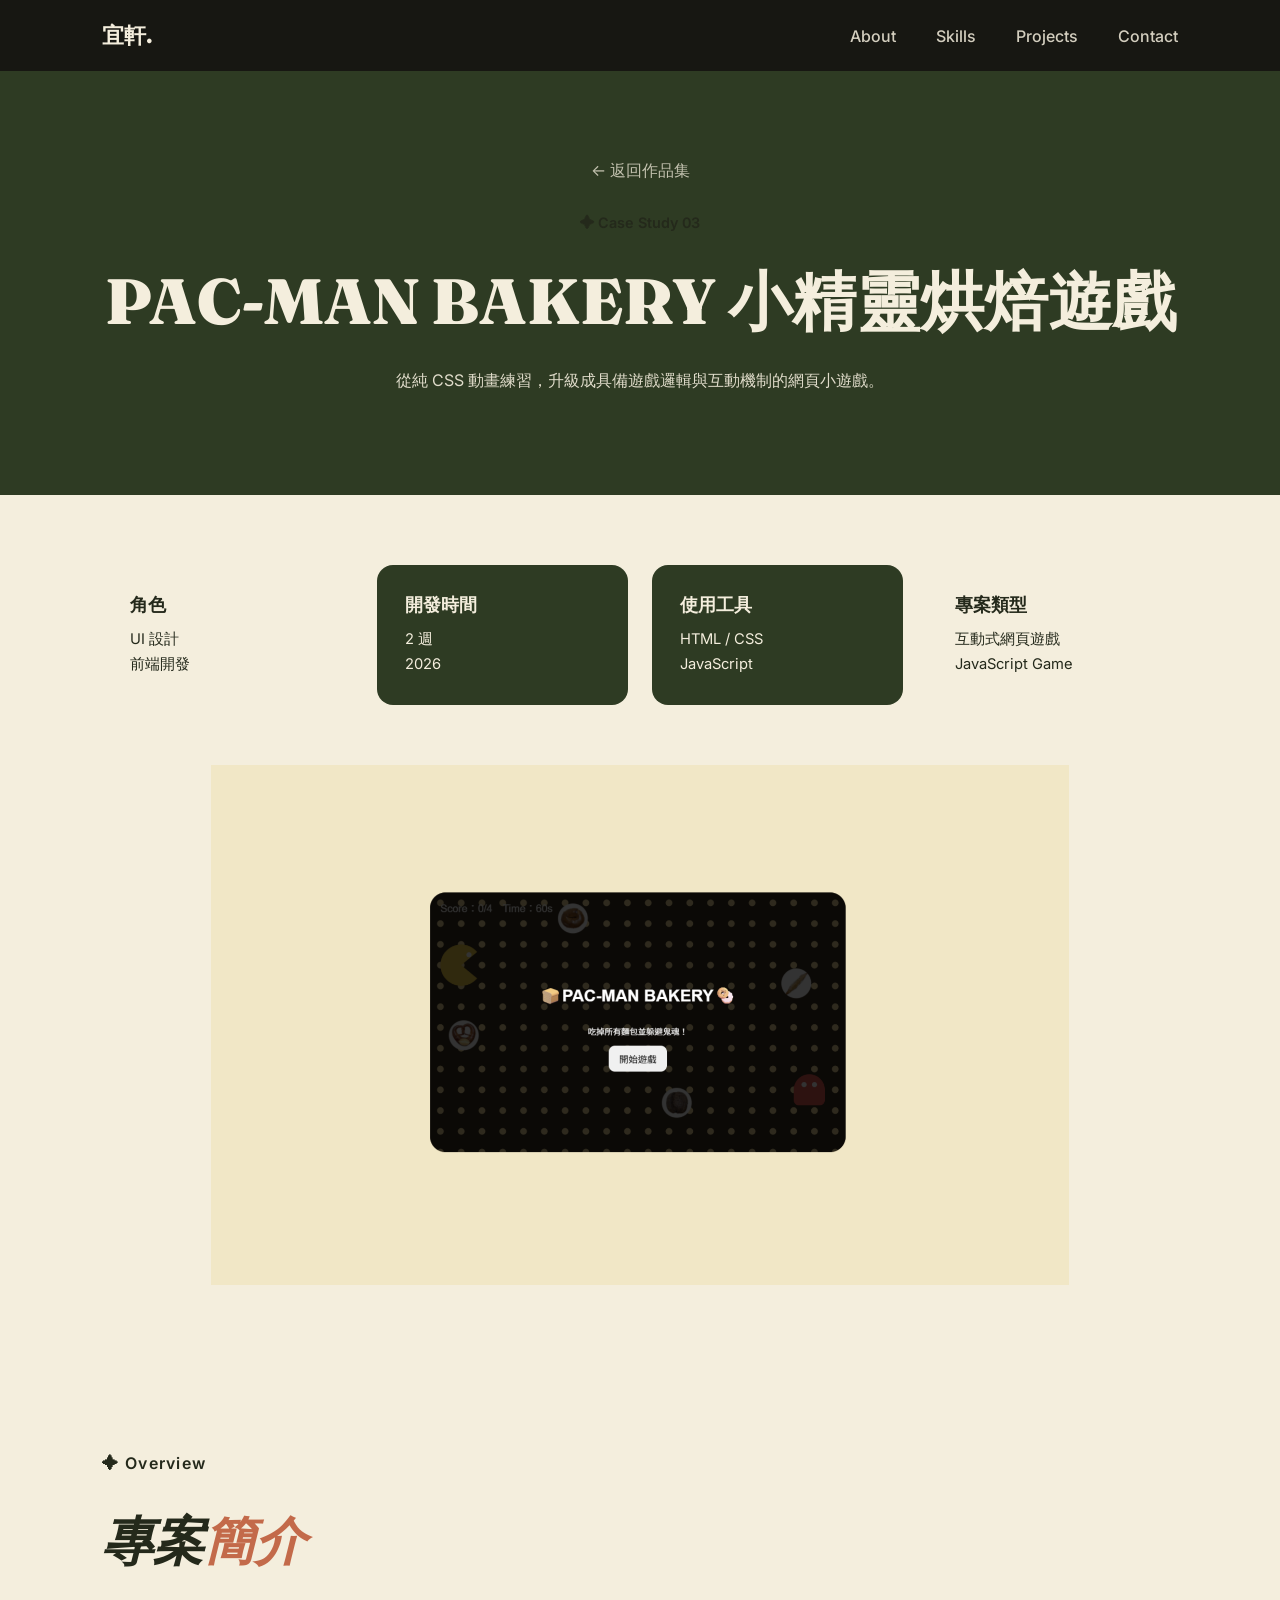
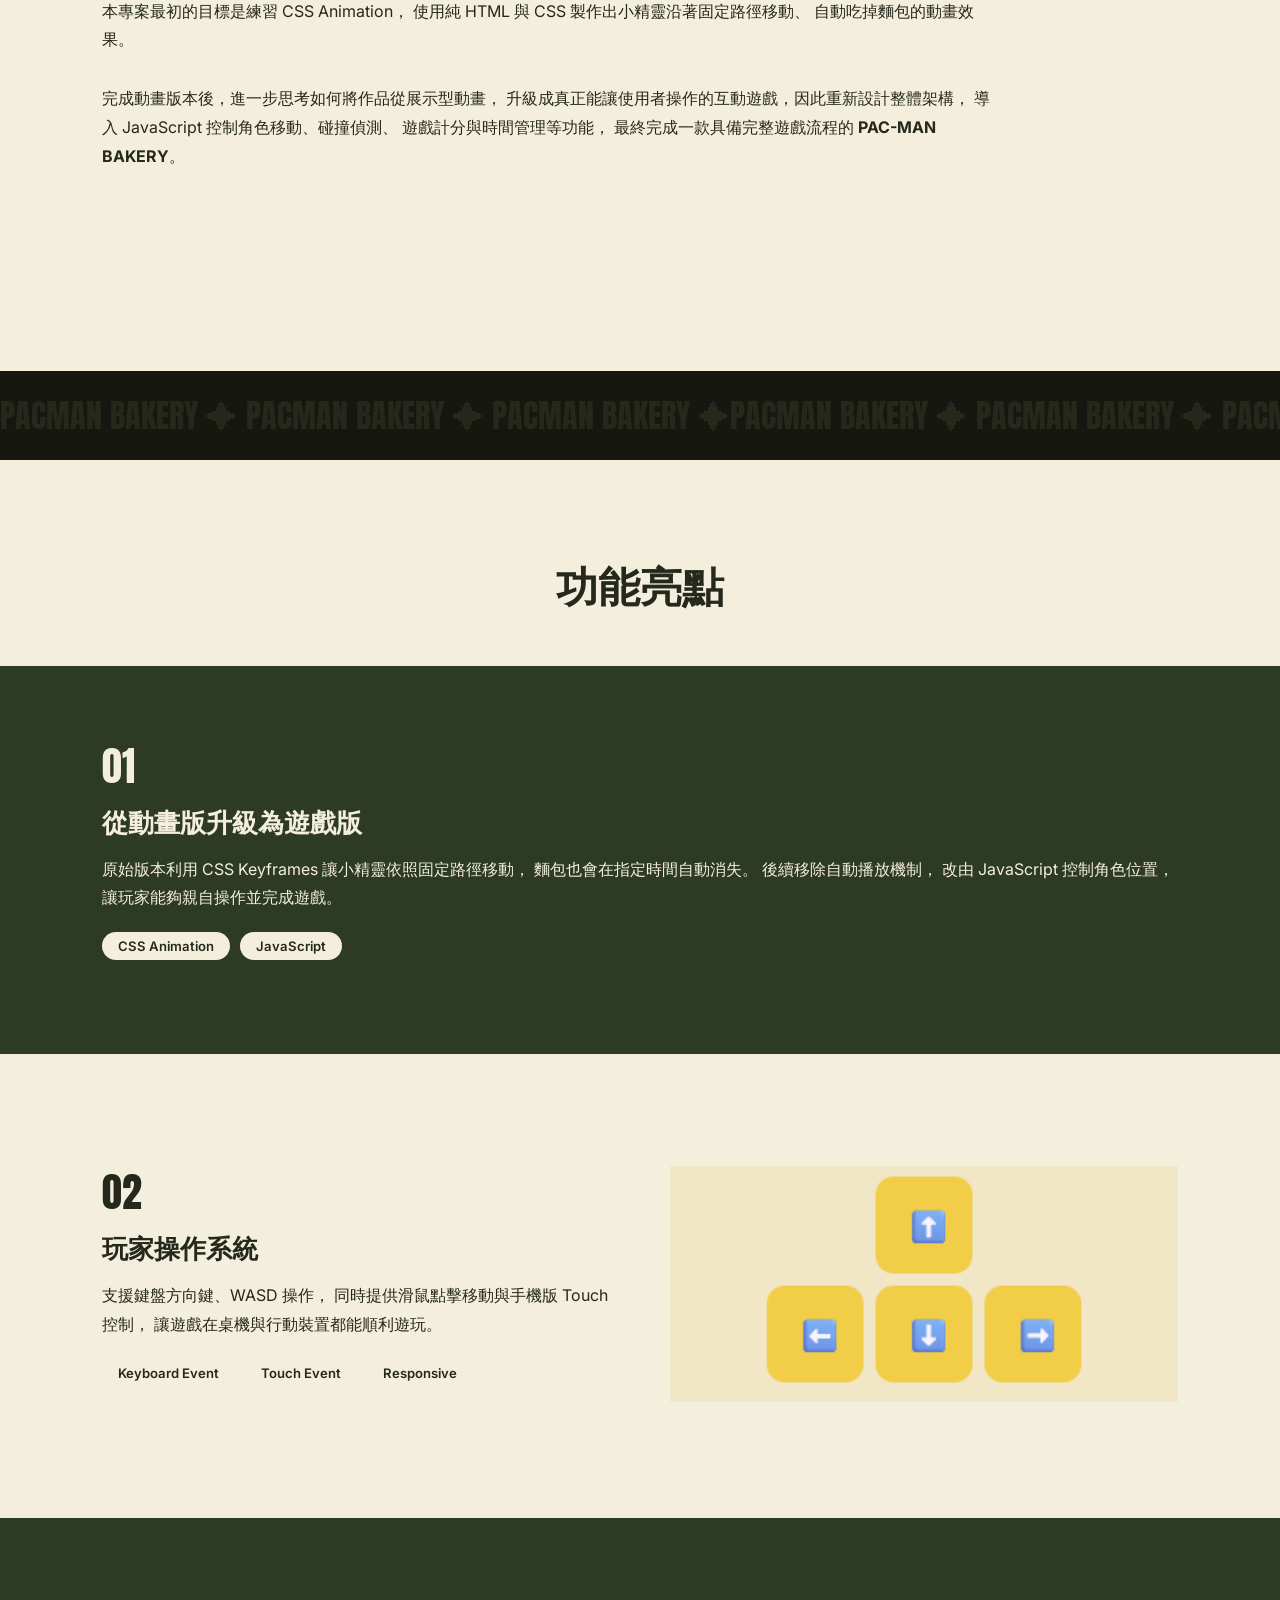
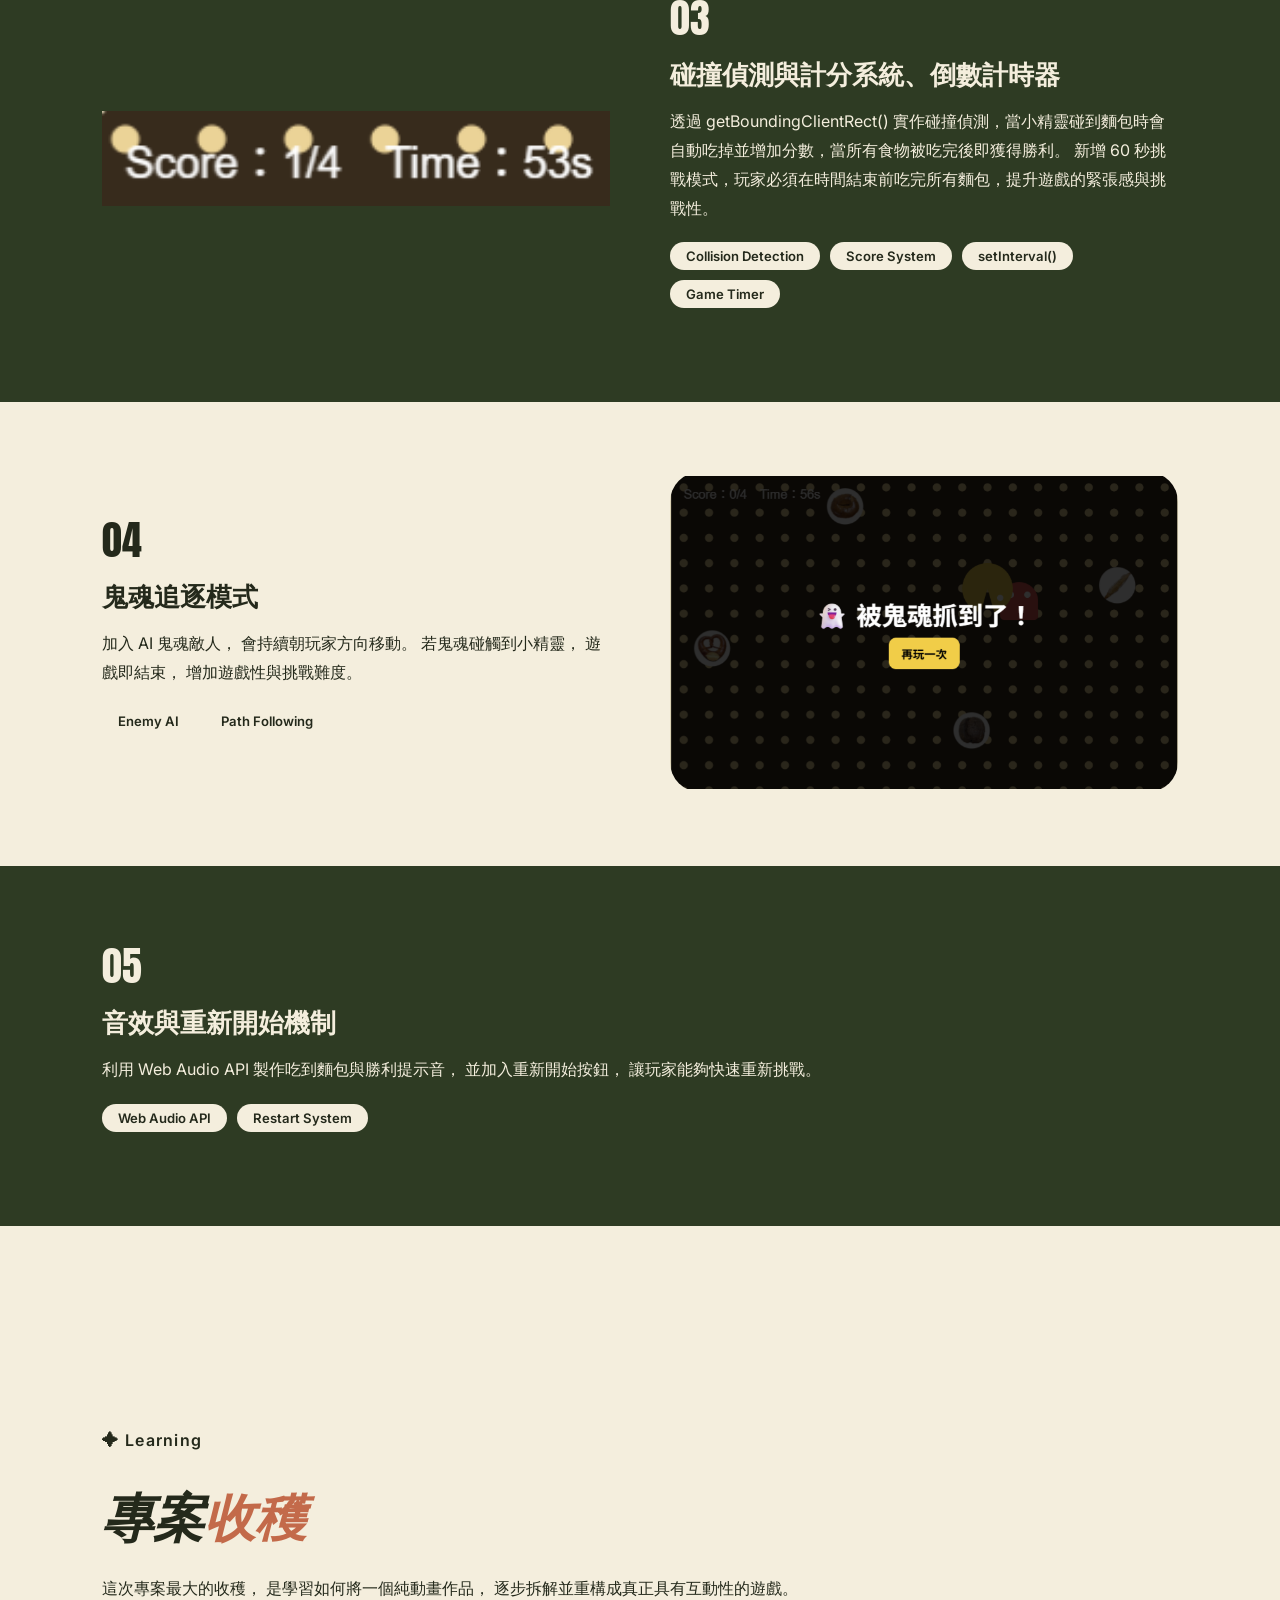
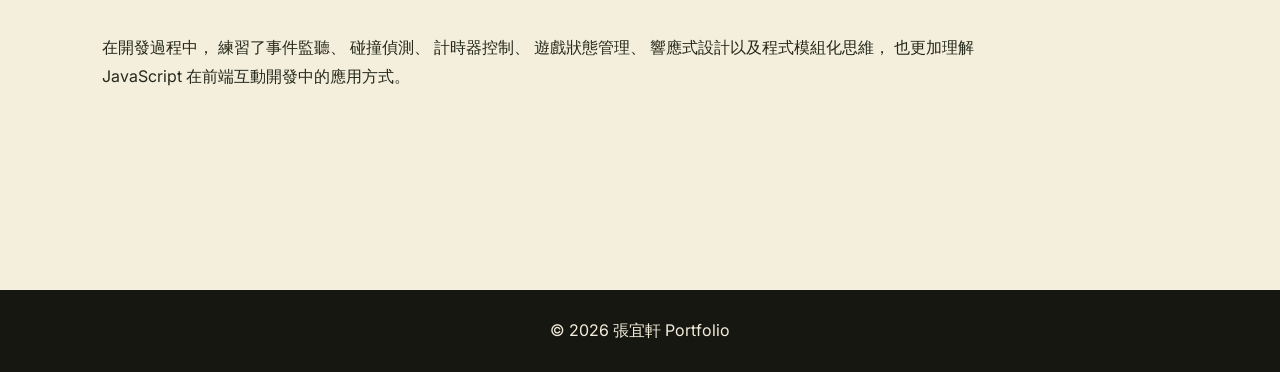
<file: protfolio/pac-man.html>
<!-- Case study hero -->
<!DOCTYPE html>
<html lang="zh-TW">

<head>
    <meta charset="UTF-8">
    <meta name="viewport" content="width=device-width, initial-scale=1.0">
    <title>張宜軒的作品集</title>
    <link rel="preconnect" href="https://fonts.googleapis.com">
    <link rel="preconnect" href="https://fonts.gstatic.com" crossorigin>
    <link
        href="https://fonts.googleapis.com/css2?family=Anton&family=Fraunces:ital,wght@0,600;0,700;0,900;1,600&family=Inter:wght@400;500;600&display=swap"
        rel="stylesheet">
    <link rel="stylesheet" href="project.css">
</head>

<body>
    <nav>
        <div class="logo">宜軒<span class="dot">.</span></div>

        <ul class="nav-links" id="nav-links">
            <li><a href="index.html#about">About</a></li>
            <li><a href="index.html#skills">Skills</a></li>
            <li><a href="index.html#projects">Projects</a></li>
            <li><a href="index.html#contact">Contact</a></li>
        </ul>

        <button class="menu-btn" id="menu-btn" aria-label="開啟選單" aria-expanded="false">
            ☰
        </button>
    </nav>
    <header class="detail-hero">
        <a href="index.html#projects" class="back-link">← 返回作品集</a>
        <span class="tag">✦ Case Study 03</span>
        <h1>PAC-MAN BAKERY 小精靈烘焙遊戲</h1>
        <p class="detail-subtitle">
            從純 CSS 動畫練習，升級成具備遊戲邏輯與互動機制的網頁小遊戲。
        </p>
    </header>
    <!-- Overview meta -->
    <section class="detail-overview">
        <div class="info-grid">
            <div class="info-card card-mustard">
                <h3>角色</h3>
                <p>UI 設計<br>前端開發</p>
            </div>
            <div class="info-card card-dark">
                <h3>開發時間</h3>
                <p>2 週<br>2026</p>
            </div>
            <div class="info-card card-dark">
                <h3>使用工具</h3>
                <p>HTML / CSS<br>JavaScript</p>
            </div>
            <div class="info-card card-mustard">
                <h3>專案類型</h3>
                <p>互動式網頁遊戲<br>JavaScript Game</p>
            </div>
        </div>
    </section>
    <!-- Cover image -->
    <section class="detail-cover">
        <img src="image/pacman-home.png" alt="遊戲首頁截圖">
    </section>
    <!-- Overview -->
    <section class="hello">
        <div class="hello-inner">
            <div class="hello-text" style="max-width:900px;">
                <p class="eyebrow">✦ Overview</p>
                <h2 class="script">專案<em>簡介</em></h2>
                <p>
                    本專案最初的目標是練習 CSS Animation，
                    使用純 HTML 與 CSS 製作出小精靈沿著固定路徑移動、
                    自動吃掉麵包的動畫效果。
                </p>
                <p>
                    完成動畫版本後，進一步思考如何將作品從展示型動畫，
                    升級成真正能讓使用者操作的互動遊戲，因此重新設計整體架構，
                    導入 JavaScript 控制角色移動、碰撞偵測、
                    遊戲計分與時間管理等功能，
                    最終完成一款具備完整遊戲流程的
                    <strong>PAC-MAN BAKERY</strong>。
                </p>
            </div>
        </div>
    </section>
    <!-- 跑馬燈分隔 -->
    <div class="marquee-banner">
        <div class="marquee-track">
            <span>
                PACMAN BAKERY ✦ PACMAN BAKERY ✦ PACMAN BAKERY ✦
            </span>

            <span>
                PACMAN BAKERY ✦ PACMAN BAKERY ✦ PACMAN BAKERY ✦
            </span>
        </div>
    </div>
    <!-- Features -->
    <section class="projects">
        <h2>功能亮點</h2>
        <div class="project-block">
            <div class="project-info">
                <span class="project-num">01</span>
                <h3>從動畫版升級為遊戲版</h3>
                <p>
                    原始版本利用 CSS Keyframes 讓小精靈依照固定路徑移動，
                    麵包也會在指定時間自動消失。
                    後續移除自動播放機制，
                    改由 JavaScript 控制角色位置，
                    讓玩家能夠親自操作並完成遊戲。
                </p>
                <div class="tools-row">
                    <span class="tool-tag">CSS Animation</span>
                    <span class="tool-tag">JavaScript</span>
                </div>
            </div>
        </div>
        <div class="project-block">
            <div class="project-media"><img src="./image/鍵盤方向鍵.png" alt=""></div>
            <div class="project-info">
                <span class="project-num">02</span>
                <h3>玩家操作系統</h3>
                <p>
                    支援鍵盤方向鍵、WASD 操作，
                    同時提供滑鼠點擊移動與手機版 Touch 控制，
                    讓遊戲在桌機與行動裝置都能順利遊玩。
                </p>
                <div class="tools-row">
                    <span class="tool-tag">Keyboard Event</span>
                    <span class="tool-tag">Touch Event</span>
                    <span class="tool-tag">Responsive</span>
                </div>
            </div>
        </div>
        <div class="project-block">
            <div class="project-media"><img src="./image/計分&計時.png" alt=""></div>
            <div class="project-info">
                <span class="project-num">03</span>
                <h3>碰撞偵測與計分系統、倒數計時器</h3>
                <p>
                    透過 getBoundingClientRect() 實作碰撞偵測，當小精靈碰到麵包時會自動吃掉並增加分數，當所有食物被吃完後即獲得勝利。
                    新增 60 秒挑戰模式，玩家必須在時間結束前吃完所有麵包，提升遊戲的緊張感與挑戰性。
                </p>
                <div class="tools-row">
                    <span class="tool-tag">Collision Detection </span>
                    <span class="tool-tag">Score System</span>
                    <span class="tool-tag">setInterval()</span>
                    <span class="tool-tag">Game Timer</span>
                </div>
            </div>
        </div>
        </div>
        <div class="project-block">
            <div class="project-media"><img src="./image/鬼魂碰撞.png" alt=""></div>
            <div class="project-info">
                <span class="project-num">04</span>
                <h3>鬼魂追逐模式</h3>
                <p>
                    加入 AI 鬼魂敵人，
                    會持續朝玩家方向移動。
                    若鬼魂碰觸到小精靈，
                    遊戲即結束，
                    增加遊戲性與挑戰難度。
                </p>
                <div class="tools-row">
                    <span class="tool-tag">Enemy AI</span>
                    <span class="tool-tag">Path Following</span>
                </div>
            </div>
        </div>
        <div class="project-block">
            <div class="project-info">
                <span class="project-num">05</span>
                <h3>音效與重新開始機制</h3>
                <p>
                    利用 Web Audio API 製作吃到麵包與勝利提示音，
                    並加入重新開始按鈕，
                    讓玩家能夠快速重新挑戰。
                </p>
                <div class="tools-row">
                    <span class="tool-tag">Web Audio API</span>
                    <span class="tool-tag">Restart System</span>
                </div>
            </div>
        </div>
    </section>

    <section class="hello">
        <div class="hello-inner">
            <div class="hello-text" style="max-width:900px;">
                <p class="eyebrow">✦ Learning</p>
                <h2 class="script">專案<em>收穫</em></h2>
                <p>
                    這次專案最大的收穫，
                    是學習如何將一個純動畫作品，
                    逐步拆解並重構成真正具有互動性的遊戲。
                </p>
                <p>
                    在開發過程中，
                    練習了事件監聽、
                    碰撞偵測、
                    計時器控制、
                    遊戲狀態管理、
                    響應式設計以及程式模組化思維，
                    也更加理解 JavaScript 在前端互動開發中的應用方式。
                </p>
            </div>
        </div>
    </section>
</body>
<footer>
    © 2026 張宜軒 Portfolio
</footer>

<script src="script.js"></script>
</body>

</html>
</file>
<file: protfolio/project.css>
* {
    margin: 0;
    padding: 0;
    box-sizing: border-box;
}

:root {
    --green: #2E3B23;
    --green-soft: #3D4C2E;
    --cream: #F4EEDD;
    --peach: #DBAE8D;
    --terracotta: #DB978D;
    --rust: #C36A4A;
    --black: #171712;
    --text-dark: #24291B;
    --font-display: "Anton", sans-serif;
    --font-headline: "Fraunces", serif;
    --font-body: "Inter", sans-serif;
}

html {
    scroll-behavior: smooth;
}

body {
    font-family: var(--font-body);
    color: var(--text-dark);
    background: var(--cream);
    overflow-x: hidden;
}

section {
    padding: 100px 8%;
}

h2 {
    font-family: var(--font-headline);
    font-weight: 700;
    font-size: clamp(2rem, 4vw, 2.6rem);
    text-align: center;
    margin-bottom: 50px;
}

.eyebrow {
    font-weight: 600;
    letter-spacing: 0.08em;
    color: var(--mustard-dark);
    margin-bottom: 12px;
}

.eyebrow-light {
    color: var(--mustard);
}

/* ---------- Nav ---------- */
nav {
    position: fixed;
    top: 0;
    width: 100%;
    background: var(--black);
    padding: 20px 8%;
    display: flex;
    justify-content: space-between;
    align-items: center;
    z-index: 1000;
}

.logo {
    font-family: var(--font-headline);
    font-weight: 700;
    font-size: 1.4rem;
    color: var(--cream);
}

.logo .dot {
    color: var(--mustard);
}

.nav-links {
    display: flex;
    gap: 40px;
    list-style: none;
}

.nav-links a {
    text-decoration: none;
    color: var(--cream);
    font-weight: 500;
    opacity: 0.85;
    transition: opacity 0.2s, color 0.2s;
}

.nav-links a:hover {
    opacity: 1;
    color: var(--mustard);
}

.menu-btn {
    display: none;
    background: none;
    border: none;
    color: var(--cream);
    font-size: 1.6rem;
    cursor: pointer;
}

/* ---------- Hero ---------- */
.hero {
    position: relative;
    min-height: 100dvh;
    background: var(--green);
    display: flex;
    align-items: center;
    justify-content: center;
    overflow: hidden;
    padding-top: 90px;
}

.hero-marquee {
    position: absolute;
    inset: 0;
    display: flex;
    flex-direction: column;
    justify-content: space-evenly;
    z-index: 0;
    pointer-events: none;
}

.hero-marquee span {
    font-family: var(--font-display);
    font-size: clamp(4rem, 12vw, 8rem);
    color: var(--green-soft);
    white-space: nowrap;
    text-align: center;
    transform: rotate(-4deg);
    letter-spacing: 0.02em;
}

.hero-marquee .outline {
    color: transparent;
    -webkit-text-stroke: 1.5px var(--mustard);
}

.hero-inner {
    position: relative;
    z-index: 1;
    display: flex;
    flex-direction: column;
    align-items: center;
    gap: 24px;
}

.hero-photo-wrap {
    position: relative;
    width: 260px;
    height: 320px;
}

.hero-photo-wrap::before {
    content: "";
    position: absolute;
    inset: -16px 0 0 -16px;
    width: 100%;
    height: 100%;
    background: var(--mustard);
    border-radius: 20px;
    z-index: 0;
}

.hero-photo {
    position: relative;
    z-index: 1;
    width: 100%;
    height: 100%;
    object-fit: cover;
    border-radius: 20px;
    filter: grayscale(15%);
}

.hero-caption {
    text-align: center;
}

.tag {
    display: inline-block;
    background: var(--mustard);
    color: var(--text-dark);
    padding: 8px 20px;
    border-radius: 30px;
    font-size: 0.9rem;
    font-weight: 600;
    margin-bottom: 16px;
}

.hero-caption h1 {
    font-family: var(--font-headline);
    font-weight: 900;
    font-size: clamp(2.5rem, 6vw, 4rem);
    color: var(--cream);
}

/* ---------- Hello / About ---------- */
.hello {
    background: var(--cream);
}

.hello-inner {
    display: flex;
    gap: 60px;
    align-items: center;
    margin-bottom: 70px;
}

.hello-photo {
    width: 300px;
    border-radius: 20px;
    flex-shrink: 0;
    filter: grayscale(15%);
}

.hello-text h2.script {
    font-family: var(--font-headline);
    font-style: italic;
    font-weight: 600;
    font-size: clamp(2.2rem, 5vw, 3.2rem);
    text-align: left;
    margin-bottom: 20px;
}

.hello-text h2.script em {
    color: var(--rust);
    font-style: italic;
}

.hello-text p {
    line-height: 1.8;
    margin-bottom: 30px;
}

.cta-group {
    display: flex;
    gap: 15px;
    flex-wrap: wrap;
}

.btn {
    display: inline-block;
    background: var(--mustard);
    color: var(--text-dark);
    text-decoration: none;
    padding: 12px 28px;
    border-radius: 10px;
    font-weight: 600;
    transition: background 0.2s, transform 0.2s;
}

.btn:hover {
    background: var(--mustard-dark);
    transform: translateY(-2px);
}

.btn-outline {
    background: transparent;
    border: 2px solid var(--green);
    color: var(--green);
}

.btn-outline:hover {
    background: var(--green);
    color: var(--cream);
}

.btn-lg {
    padding: 16px 40px;
    font-size: 1.05rem;
}

a:focus-visible,
.btn:focus-visible {
    outline: 2px solid var(--mustard);
    outline-offset: 2px;
}

.info-grid {
    display: grid;
    grid-template-columns: repeat(4, 1fr);
    gap: 24px;
}

.info-card {
    padding: 28px;
    border-radius: 16px;
}

.info-card h3 {
    font-family: var(--font-headline);
    font-weight: 700;
    margin-bottom: 10px;
    font-size: 1.1rem;
}

.info-card p {
    line-height: 1.7;
    font-size: 0.92rem;
}

.card-mustard {
    background: var(--mustard);
    color: var(--text-dark);
}

.card-dark {
    background: var(--green);
    color: var(--cream);
}

/* ---------- Contents banner ---------- */
.contents-banner {
    background: var(--green);
    text-align: center;
}

.contents-banner ul {
    list-style: none;
    display: flex;
    justify-content: center;
    gap: 60px;
    flex-wrap: wrap;
}

.contents-banner a {
    font-family: var(--font-headline);
    font-weight: 700;
    font-size: clamp(1.6rem, 3vw, 2.4rem);
    color: var(--cream);
    text-decoration: none;
    transition: color 0.2s;
}

.contents-banner a:hover {
    color: var(--mustard);
}

/* ---------- Skills ---------- */
.skills-grid {
    display: grid;
    grid-template-columns: repeat(2, 1fr);
    gap: 30px;
    max-width: 800px;
    margin: 0 auto;
}

.skill-card {
    background: white;
    padding: 30px;
    border-radius: 16px;
    box-shadow: 0 5px 15px rgba(0, 0, 0, .06);
}

.bar {
    height: 12px;
    background: #E3DBC5;
    border-radius: 20px;
    margin-top: 20px;
    overflow: hidden;
}

.bar span {
    display: block;
    height: 100%;
    background: var(--mustard);
    border-radius: 20px;
}

/* ---------- 跑馬燈分隔 ---------- */
.marquee-banner {
    background: var(--black);
    padding: 20px 0;
    overflow: hidden;
}

.marquee-track {
    display: flex;
    width: max-content;
    animation: marquee 22s linear infinite;
}

.marquee-track span {
    font-family: var(--font-display);
    font-size: clamp(1.4rem, 3vw, 2rem);
    color: var(--mustard);
    white-space: nowrap;
}

@keyframes marquee {
    from { transform: translateX(0); }
    to { transform: translateX(-50%); }
}

@media (prefers-reduced-motion: reduce) {
    .marquee-track {
        animation: none;
    }
}

/* ---------- Projects ---------- */
.projects {
    background: var(--cream);
    padding: 100px 0;
}

.projects h2 {
    padding: 0 8%;
}

.project-block {
    display: flex;
    align-items: center;
    gap: 60px;
    padding: 70px 8%;
}

.project-block:nth-child(even) {
    background: var(--green);
    color: var(--cream);
}

.project-block:nth-child(odd) {
    flex-direction: row-reverse;
}

.project-media {
    flex: 1;
}

.project-media img {
    width: 100%;
    height: 320px;
    object-fit: contain;
    border-radius: 30px;
}

.project-info {
    flex: 1;
}

.project-num {
    font-family: var(--font-display);
    font-size: 2.5rem;
    color: var(--mustard);
    display: block;
    margin-bottom: 10px;
}

.project-info h3 {
    font-family: var(--font-headline);
    font-weight: 700;
    font-size: 1.6rem;
    margin-bottom: 14px;
}

.project-info p {
    line-height: 1.8;
    margin-bottom: 20px;
}

.tools-row {
    display: flex;
    gap: 10px;
    flex-wrap: wrap;
    margin-bottom: 24px;
}

.tool-tag {
    background: var(--mustard);
    color: var(--text-dark);
    padding: 6px 16px;
    border-radius: 20px;
    font-size: 0.82rem;
    font-weight: 600;
}

.project-block:nth-child(even) .tool-tag {
    background: var(--cream);
}

.project-btns {
    display: flex;
    gap: 12px;
    flex-wrap: wrap;
}

.project-block:nth-child(even) .btn-outline {
    border-color: var(--mustard);
    color: var(--mustard);
}

.project-block:nth-child(even) .btn-outline:hover {
    background: var(--mustard);
    color: var(--text-dark);
}

/* ---------- Detail page (case study) ---------- */
.detail-hero {
    background: var(--green);
    color: var(--cream);
    text-align: center;
    padding: 160px 8% 100px;
}

.back-link {
    display: inline-block;
    color: var(--cream);
    text-decoration: none;
    opacity: 0.75;
    margin-bottom: 24px;
    transition: opacity 0.2s;
}

.back-link:hover {
    opacity: 1;
}

.detail-hero .tag {
    display: block;
    width: fit-content;
    margin: 0 auto 20px;
}

.detail-hero h1 {
    font-family: var(--font-headline);
    font-weight: 900;
    font-size: clamp(2.4rem, 6vw, 4rem);
    margin-bottom: 20px;
}

.detail-subtitle {
    max-width: 600px;
    margin: 0 auto;
    line-height: 1.8;
    opacity: 0.9;
}

.detail-overview {
    background: var(--cream);
    padding-top: 70px;
    padding-bottom: 0;
}

.detail-cover {
    padding: 60px 8%;
    background: var(--cream);
}

.detail-cover img {
    width: 100%;
    max-height: 520px;
    object-fit: contain;
    border-radius: 20px;
}

.info-card a {
    color: inherit;
    text-decoration: underline;
    text-underline-offset: 3px;
}

/* ---------- Contact / Thank you ---------- */
.contact {
    background: var(--green);
    text-align: center;
}

.thankyou {
    font-family: var(--font-display);
    color: var(--cream);
    font-size: clamp(2.5rem, 8vw, 5rem);
    margin-bottom: 30px;
}

.contact-info {
    color: var(--cream);
    line-height: 2.2;
    margin-bottom: 30px;
}

/* ---------- Footer ---------- */
footer {
    background: var(--black);
    color: var(--cream);
    text-align: center;
    padding: 30px;
}

/* ---------- 手機版 RWD ---------- */
@media (max-width: 768px) {
    section {
        padding: 70px 6%;
    }

    .menu-btn {
        display: block;
    }

    .nav-links {
        display: none;
        position: absolute;
        top: 68px;
        left: 0;
        width: 100%;
        background: var(--black);
        flex-direction: column;
        text-align: center;
        padding: 20px;
        gap: 20px;
    }

    .nav-links.show {
        display: flex;
    }

    .hello-inner {
        flex-direction: column;
        text-align: center;
    }

    .hello-text h2.script {
        text-align: center;
    }

    .cta-group {
        justify-content: center;
    }

    .info-grid {
        grid-template-columns: 1fr 1fr;
    }

    .contents-banner ul {
        flex-direction: column;
        gap: 24px;
    }

    .skills-grid {
        grid-template-columns: 1fr;
    }

    .project-block,
    .project-block:nth-child(odd) {
        flex-direction: column;
    }

    .project-media img {
        height: 220px;
    }
}
</file>
